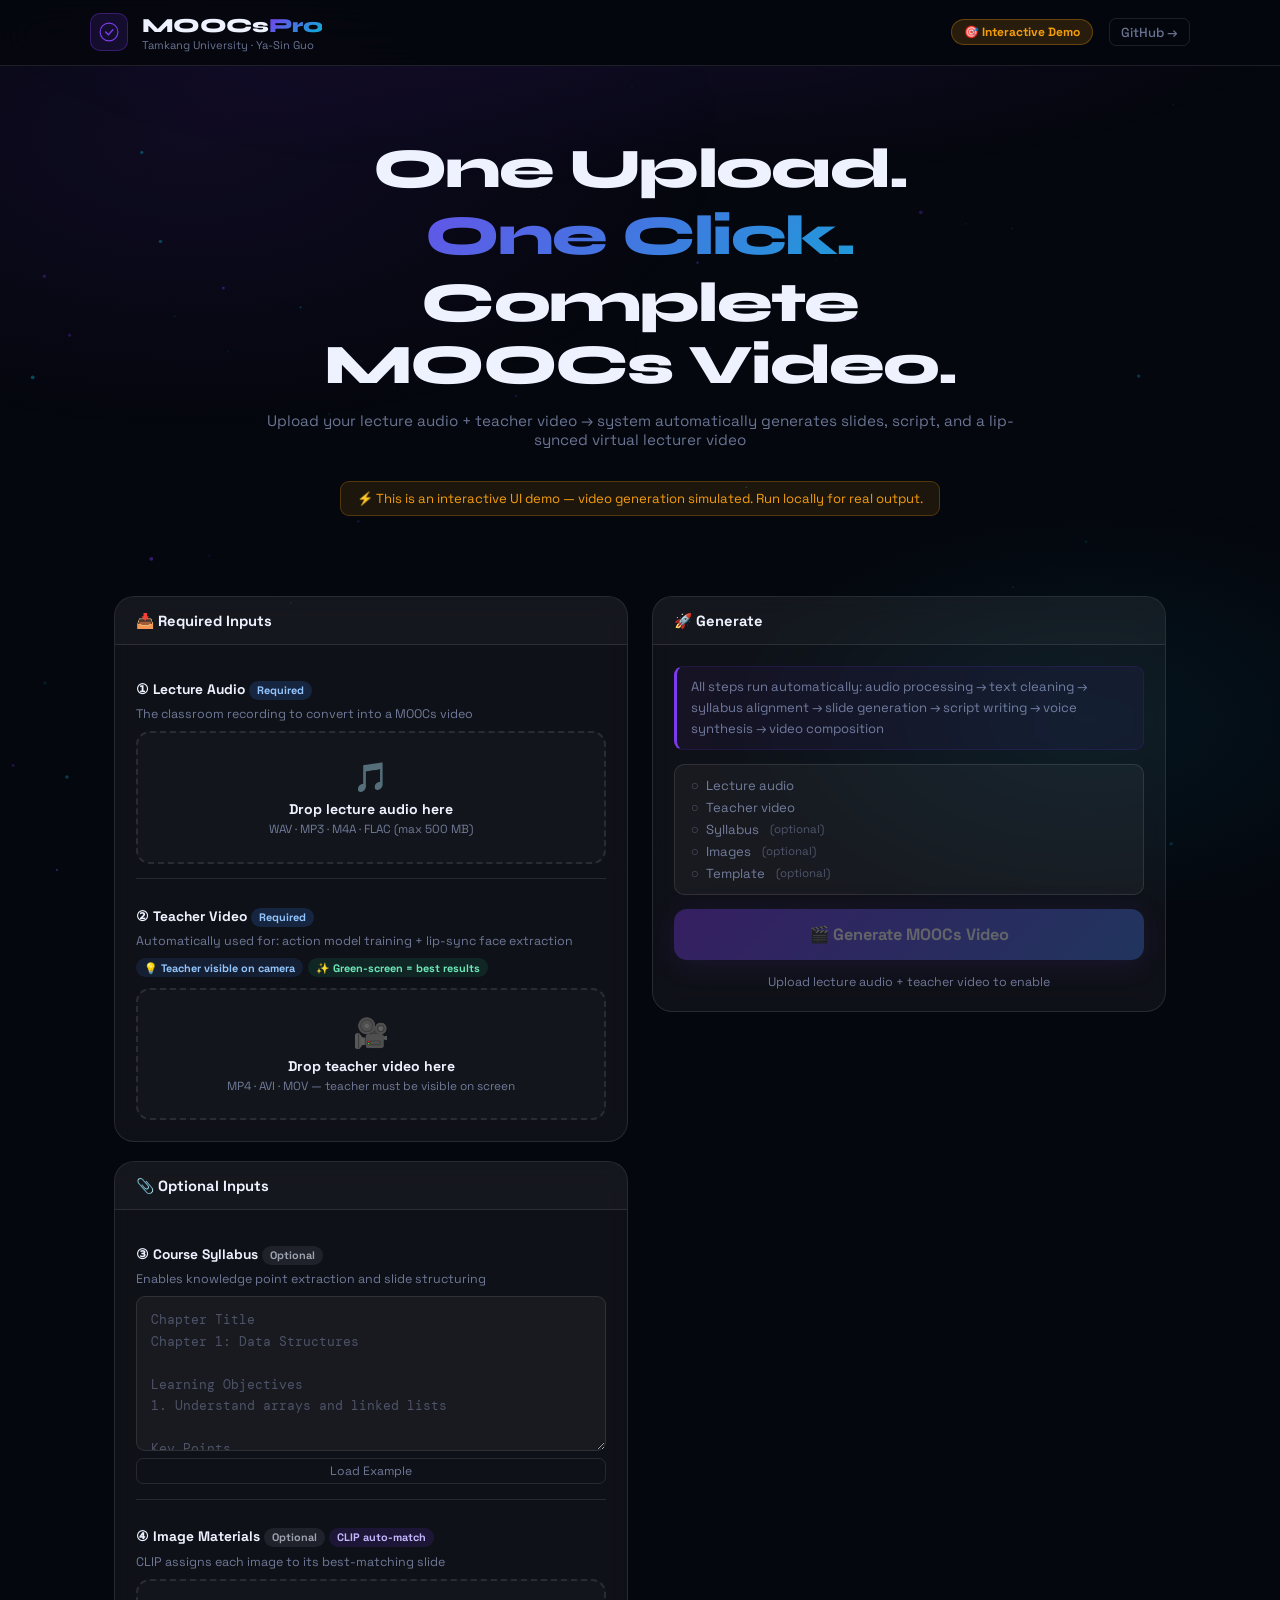
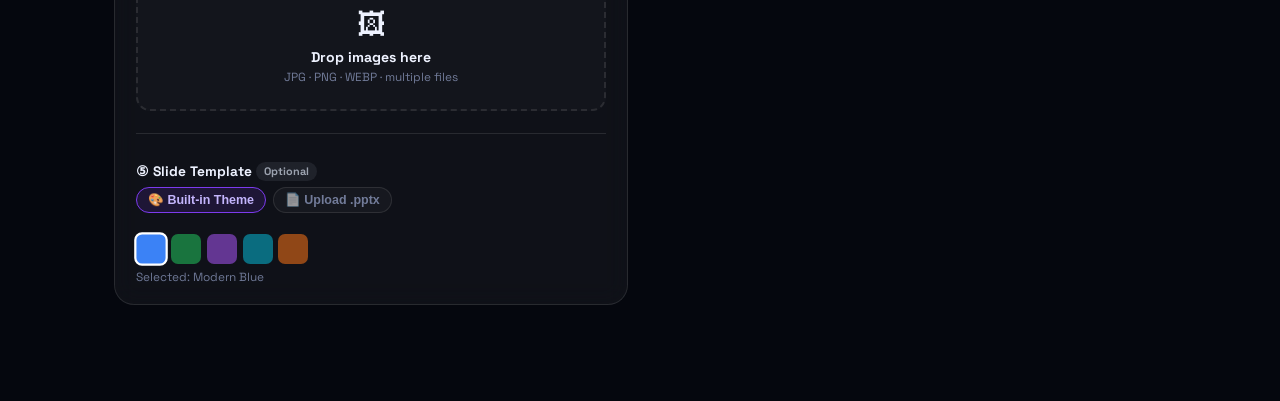
<file: docs/index.html>
<!DOCTYPE html>
<html lang="en">
<head>
<meta charset="UTF-8"/>
<meta name="viewport" content="width=device-width,initial-scale=1"/>
<title>MOOCs Auto-Generator — Demo</title>
<link href="https://fonts.googleapis.com/css2?family=Space+Grotesk:wght@400;500;600;700&family=Syne:wght@700;800;900&family=DM+Mono:wght@400;500&display=swap" rel="stylesheet"/>
<style>
/* ── Reset & tokens ─────────────────────────────────────── */
:root{
  --bg:#05070e;--sf:rgba(255,255,255,.045);--sf2:rgba(255,255,255,.08);
  --bd:rgba(255,255,255,.1);--bd2:rgba(255,255,255,.22);
  --tx:#eef2ff;--sub:rgba(190,205,255,.55);--muted:rgba(190,205,255,.32);
  --v:#7c3aed;--vl:rgba(124,58,237,.14);--va:rgba(124,58,237,.35);
  --c:#06b6d4;--g:#10b981;--gl:rgba(16,185,129,.12);
  --o:#f59e0b;--ol:rgba(245,158,11,.12);--r:#ef4444;
  --gv:linear-gradient(135deg,#7c3aed,#06b6d4);
  --gg:linear-gradient(135deg,#10b981,#06b6d4);
  --rad:14px;--radl:20px;--tr:.22s cubic-bezier(.4,0,.2,1);
}
*,*::before,*::after{box-sizing:border-box;margin:0;padding:0}
body{font-family:'Space Grotesk',sans-serif;background:var(--bg);color:var(--tx);min-height:100vh;overflow-x:hidden}
body::before{content:'';position:fixed;inset:0;z-index:0;pointer-events:none;
  background:radial-gradient(ellipse 70% 55% at 15% 15%,rgba(124,58,237,.09) 0%,transparent 60%),
             radial-gradient(ellipse 55% 45% at 85% 80%,rgba(6,182,212,.08) 0%,transparent 55%)}
canvas{position:fixed;inset:0;z-index:0;pointer-events:none}

/* ── Header ────────────────────────────────────────────── */
header{position:sticky;top:0;z-index:200;background:rgba(5,7,14,.9);backdrop-filter:blur(20px);border-bottom:1px solid var(--bd);padding:.8rem 2rem}
.hdr{max-width:1100px;margin:auto;display:flex;align-items:center;gap:1rem}
.brand{display:flex;align-items:center;gap:.85rem;flex:1}
.orb{width:38px;height:38px;background:var(--vl);border:1.5px solid var(--va);border-radius:10px;display:flex;align-items:center;justify-content:center;animation:orbB 4s ease infinite;flex-shrink:0}
.orb svg{width:20px;height:20px}
@keyframes orbB{0%,100%{box-shadow:0 0 0 0 rgba(124,58,237,.45)}50%{box-shadow:0 0 0 8px rgba(124,58,237,0)}}
.bn{font-family:'Syne',sans-serif;font-size:1.25rem;font-weight:800;letter-spacing:-.02em}
.neon{background:var(--gv);-webkit-background-clip:text;-webkit-text-fill-color:transparent;background-clip:text}
.bs{font-size:.7rem;color:var(--sub)}
.demo-badge{font-size:.75rem;font-weight:700;padding:.25rem .75rem;border-radius:100px;background:rgba(245,158,11,.15);border:1px solid rgba(245,158,11,.3);color:var(--o)}
.gh-link{color:var(--sub);text-decoration:none;font-size:.82rem;font-weight:500;padding:.28rem .72rem;border-radius:7px;border:1px solid var(--bd);transition:var(--tr)}
.gh-link:hover{color:var(--tx);background:var(--sf2)}

/* ── Hero ───────────────────────────────────────────────── */
.hero{position:relative;z-index:1;padding:4.5rem 2rem 3rem;text-align:center;
  background:radial-gradient(ellipse 80% 50% at 50% -10%,rgba(124,58,237,.10) 0%,transparent 65%)}
.hero-c{max-width:800px;margin:auto}
.ht{font-family:'Syne',sans-serif;font-size:clamp(2rem,4.5vw,3.5rem);font-weight:900;line-height:1.1;letter-spacing:-.03em;display:flex;flex-direction:column;gap:.1em;margin-bottom:1rem}
.h2{background:var(--gv);-webkit-background-clip:text;-webkit-text-fill-color:transparent;background-clip:text}
.hs{font-size:.95rem;color:var(--sub);margin-bottom:2rem}
.notice{display:inline-flex;align-items:center;gap:.5rem;background:rgba(245,158,11,.1);border:1px solid rgba(245,158,11,.25);border-radius:9px;padding:.5rem 1rem;font-size:.82rem;color:var(--o);margin-bottom:2rem}

/* ── Input + Output layout ──────────────────────────────── */
.main{position:relative;z-index:1;max-width:1100px;margin:0 auto;padding:0 1.5rem 6rem;display:grid;grid-template-columns:1fr 1fr;gap:1.5rem;align-items:start}
@media(max-width:800px){.main{grid-template-columns:1fr}}

/* ── Cards ──────────────────────────────────────────────── */
.card{background:var(--sf);border:1px solid var(--bd);border-radius:var(--radl);overflow:hidden;backdrop-filter:blur(12px);transition:border-color var(--tr);opacity:0;transform:translateY(14px)}
.card.vis{opacity:1;transform:none;transition:opacity .5s ease,transform .5s ease,border-color var(--tr)}
.card:hover{border-color:var(--bd2)}
.ch{display:flex;align-items:center;gap:.7rem;padding:.9rem 1.3rem;border-bottom:1px solid var(--bd);font-weight:700;font-size:.92rem;background:rgba(255,255,255,.022)}
.cb{padding:1.3rem;display:flex;flex-direction:column;gap:.85rem}

/* ── Upload zones ───────────────────────────────────────── */
.uz{border:2px dashed var(--bd);border-radius:var(--rad);padding:1.6rem;text-align:center;cursor:pointer;transition:var(--tr);background:rgba(255,255,255,.02);position:relative}
.uz:hover,.uz.over{border-color:var(--v);background:var(--vl)}
.uz.filled{border-color:rgba(16,185,129,.5);background:rgba(16,185,129,.05)}
.uz input{position:absolute;inset:0;opacity:0;cursor:pointer;width:100%;height:100%}
.ui{font-size:1.8rem;display:block;margin-bottom:.35rem;transition:transform var(--tr)}
.uz:hover .ui{transform:scale(1.12) translateY(-2px)}
.ut{font-size:.88rem;font-weight:700}
.us{font-size:.74rem;color:var(--sub);margin-top:.18rem}
.fi-bar{background:var(--gl);border:1px solid rgba(16,185,129,.3);border-radius:8px;padding:.45rem .85rem;font-size:.8rem;color:var(--g);font-weight:600;display:flex;align-items:center;gap:.4rem;animation:fadeUp .3s ease}
.fi-bar::before{content:'✓'}
@keyframes fadeUp{from{opacity:0;transform:translateY(5px)}to{opacity:1;transform:none}}

/* ── Input blocks ───────────────────────────────────────── */
.ib{display:flex;flex-direction:column;gap:.45rem;padding:.9rem 0;border-bottom:1px solid var(--bd)}
.ib:last-child{border-bottom:none;padding-bottom:0}
.ibl{font-size:.86rem;font-weight:700}
.ibd{font-size:.78rem;color:var(--sub);line-height:1.5}
.badges{display:flex;gap:.35rem;flex-wrap:wrap}
.bq{font-size:.68rem;font-weight:700;padding:.15rem .5rem;border-radius:100px}
.bq.req{background:rgba(59,130,246,.18);color:#93c5fd}
.bq.opt{background:rgba(107,114,128,.18);color:#9ca3af}
.bq.ai{background:var(--vl);color:#c4b5fd}

/* ── Template toggle ────────────────────────────────────── */
.tg-row{display:flex;gap:.4rem}
.tg-pill{font-size:.78rem;font-weight:600;padding:.28rem .7rem;border-radius:100px;border:1.5px solid var(--bd);cursor:pointer;transition:var(--tr);color:var(--sub);background:rgba(255,255,255,.03)}
.tg-pill.act{border-color:var(--v);background:var(--vl);color:#c4b5fd}
.theme-row{display:flex;gap:.35rem;flex-wrap:wrap;margin-top:.35rem}
.ts{width:30px;height:30px;border-radius:7px;cursor:pointer;border:2px solid transparent;transition:var(--tr);opacity:.55;flex-shrink:0}
.ts.act{border-color:#fff;opacity:1;transform:scale(1.12)}
textarea{background:rgba(255,255,255,.04);border:1px solid var(--bd);border-radius:9px;color:var(--tx);font-family:'DM Mono',monospace;font-size:.79rem;line-height:1.7;padding:.75rem .9rem;width:100%;resize:vertical;transition:border-color var(--tr)}
textarea:focus{outline:none;border-color:var(--v);box-shadow:0 0 0 3px var(--vl)}
textarea::placeholder{color:var(--muted)}

/* ── Thumbnail grid ─────────────────────────────────────── */
.tg{display:flex;flex-wrap:wrap;gap:.45rem;min-height:0}
.tw{position:relative;width:68px;height:68px;animation:fadeUp .3s ease}
.tw img{width:68px;height:68px;object-fit:cover;border-radius:8px;border:1.5px solid var(--bd)}
.tw button{position:absolute;top:-5px;right:-5px;width:18px;height:18px;background:var(--r);color:#fff;border:none;border-radius:50%;font-size:.62rem;cursor:pointer;display:flex;align-items:center;justify-content:center;font-weight:700;opacity:0;transition:opacity var(--tr)}
.tw:hover button{opacity:1}

/* ── Checklist ──────────────────────────────────────────── */
.checks{display:flex;flex-direction:column;gap:.3rem;background:rgba(255,255,255,.04);border:1px solid var(--bd);border-radius:10px;padding:.8rem 1rem}
.ci{display:flex;align-items:center;gap:.45rem;font-size:.82rem;color:var(--sub);transition:color var(--tr)}
.ck{font-size:.85rem;color:var(--muted);transition:color var(--tr)}
.ci.done{color:var(--tx)}.ci.done .ck{color:var(--g)}
.ci em{font-style:normal;font-size:.72rem;opacity:.6;margin-left:.2rem}

/* ── Generate button ────────────────────────────────────── */
.btn-gen{position:relative;display:flex;align-items:center;justify-content:center;gap:.5rem;width:100%;padding:.95rem;border-radius:13px;font-family:'Space Grotesk',sans-serif;font-size:1.02rem;font-weight:700;border:none;cursor:pointer;background:var(--gv);color:#fff;box-shadow:0 4px 30px rgba(124,58,237,.35);transition:transform var(--tr),box-shadow var(--tr);background-size:200% 200%;animation:gradSh 4s ease infinite;overflow:hidden}
.btn-gen:disabled{opacity:.35;cursor:not-allowed;animation:none}
.btn-gen:not(:disabled):hover{transform:translateY(-2px);box-shadow:0 8px 40px rgba(124,58,237,.5)}
@keyframes gradSh{0%,100%{background-position:0% 50%}50%{background-position:100% 50%}}
.btn-gen .glow{position:absolute;inset:0;background:radial-gradient(ellipse at 50% 110%,rgba(255,255,255,.25),transparent 65%);opacity:0;transition:opacity var(--tr)}
.btn-gen:not(:disabled):hover .glow{opacity:1}
.gen-note{font-size:.78rem;color:var(--sub);text-align:center}

/* ── Progress ───────────────────────────────────────────── */
.prog-panel{display:none}
.flow-mini{display:flex;align-items:center;gap:.3rem;flex-wrap:wrap;margin-bottom:.7rem}
.fm{padding:.22rem .6rem;border-radius:100px;font-size:.71rem;font-weight:600;background:rgba(255,255,255,.06);color:var(--sub);border:1px solid var(--bd);transition:var(--tr);white-space:nowrap}
.fm.run{background:var(--ol);border-color:var(--o);color:var(--o);animation:blink 1s infinite}
.fm.ok{background:var(--gl);border-color:var(--g);color:var(--g)}
.fa{color:var(--muted);font-size:.75rem}
@keyframes blink{50%{opacity:.55}}
.pb-w{display:flex;align-items:center;gap:.65rem}
.pb-t{flex:1;height:8px;background:rgba(255,255,255,.08);border-radius:100px;overflow:hidden}
.pb-f{height:100%;background:var(--gv);border-radius:100px;transition:width .4s ease;width:0;position:relative;overflow:hidden}
.pb-f::after{content:'';position:absolute;top:0;left:-80%;width:80%;height:100%;background:linear-gradient(90deg,transparent,rgba(255,255,255,.4),transparent);animation:shine 1.5s linear infinite}
@keyframes shine{to{left:160%}}
.pb-pct{font-family:'DM Mono',monospace;font-weight:700;color:var(--v);font-size:.88rem;min-width:3rem}
.pb-msg{font-size:.82rem;color:var(--sub);margin-top:.3rem;min-height:1.3em}
.log{max-height:110px;overflow-y:auto;background:rgba(255,255,255,.03);border:1px solid var(--bd);border-radius:8px;padding:.65rem .85rem;font-family:'DM Mono',monospace;font-size:.7rem;color:var(--sub);margin-top:.4rem}
.ll.ok{color:var(--g)}.ll.run{color:var(--o)}

/* ── Output ─────────────────────────────────────────────── */
.output-panel{display:none}
.banner{display:flex;align-items:center;gap:.9rem;background:linear-gradient(135deg,rgba(16,185,129,.12),rgba(6,182,212,.07));border:1px solid rgba(16,185,129,.25);border-radius:11px;padding:.9rem 1.15rem}
.banner-e{font-size:1.8rem}
.bt{font-weight:700;color:var(--g);font-size:.95rem}
.bs2{font-size:.78rem;color:var(--sub);margin-top:.1rem}
video{width:100%;border-radius:10px;background:#000;max-height:360px;border:1px solid var(--bd)}
.dl-btn{display:flex;align-items:center;justify-content:space-between;background:rgba(255,255,255,.04);border:1px solid var(--bd);border-radius:9px;padding:.6rem .95rem;font-size:.84rem;font-weight:600}
.dl-a{background:var(--gg);color:#fff;padding:.3rem .85rem;border-radius:7px;text-decoration:none;font-size:.79rem;font-weight:700;transition:var(--tr)}
.dl-a:hover{filter:brightness(1.12)}

/* ── Toasts ─────────────────────────────────────────────── */
#toasts{position:fixed;bottom:1.5rem;right:1.5rem;z-index:9999;display:flex;flex-direction:column;gap:.4rem}
.toast{background:rgba(12,14,26,.97);border:1px solid var(--bd);border-radius:10px;padding:.7rem 1rem;font-size:.82rem;font-weight:600;display:flex;align-items:center;gap:.4rem;animation:tIn .25s ease;max-width:300px;backdrop-filter:blur(16px)}
.toast-ok{border-left:3px solid var(--g)}.toast-err{border-left:3px solid var(--r)}.toast-info{border-left:3px solid var(--v)}
@keyframes tIn{from{transform:translateX(110%);opacity:0}to{transform:none;opacity:1}}

/* ── Scrollbar ──────────────────────────────────────────── */
::-webkit-scrollbar{width:4px}::-webkit-scrollbar-track{background:transparent}
::-webkit-scrollbar-thumb{background:rgba(255,255,255,.12);border-radius:2px}
</style>
</head>
<body>

<canvas id="bg"></canvas>

<header>
  <div class="hdr">
    <div class="brand">
      <div class="orb">
        <svg viewBox="0 0 36 36" fill="none">
          <circle cx="18" cy="18" r="16" stroke="url(#g0)" stroke-width="2"/>
          <path d="M12 18l5 5 8-9" stroke="url(#g0)" stroke-width="2.5" stroke-linecap="round"/>
          <defs><linearGradient id="g0" x1="0" y1="0" x2="36" y2="36"><stop stop-color="#7c3aed"/><stop offset="1" stop-color="#06b6d4"/></linearGradient></defs>
        </svg>
      </div>
      <div><div class="bn">MOOCs<span class="neon">Pro</span></div><div class="bs">Tamkang University · Ya-Sin Guo</div></div>
    </div>
    <span class="demo-badge">🎯 Interactive Demo</span>
    <a href="https://github.com/yasin0512/Automoocs" class="gh-link" target="_blank">GitHub →</a>
  </div>
</header>

<section class="hero">
  <div class="hero-c">
    <div class="ht">
      <span>One Upload.</span>
      <span class="h2">One Click.</span>
      <span>Complete MOOCs Video.</span>
    </div>
    <p class="hs">Upload your lecture audio + teacher video → system automatically generates slides, script, and a lip-synced virtual lecturer video</p>
    <div class="notice">
      ⚡ This is an interactive UI demo — video generation simulated. Run locally for real output.
    </div>
  </div>
</section>

<div class="main">

<!-- LEFT: Inputs -->
<div>

  <!-- Required inputs -->
  <div class="card" id="c1">
    <div class="ch">📥 Required Inputs</div>
    <div class="cb">

      <div class="ib">
        <div class="ibl">① Lecture Audio <span class="bq req">Required</span></div>
        <div class="ibd">The classroom recording to convert into a MOOCs video</div>
        <div class="uz" id="audioDz" onclick="document.getElementById('audioIn').click()" ondragover="event.preventDefault();this.classList.add('over')" ondrop="dropHandler(event,'audio')" ondragexit="this.classList.remove('over')">
          <input type="file" id="audioIn" accept=".wav,.mp3,.m4a,.flac" style="opacity:0;position:absolute;inset:0;cursor:pointer" onchange="handleFile(this,'audio')"/>
          <span class="ui">🎵</span>
          <div class="ut" id="audio-t">Drop lecture audio here</div>
          <div class="us">WAV · MP3 · M4A · FLAC (max 500 MB)</div>
        </div>
        <div class="fi-bar" id="audio-fi" style="display:none"></div>
      </div>

      <div class="ib">
        <div class="ibl">② Teacher Video <span class="bq req">Required</span></div>
        <div class="ibd">Automatically used for: action model training + lip-sync face extraction</div>
        <div class="badges" style="margin-bottom:.2rem">
          <span class="bq" style="background:rgba(59,130,246,.12);color:#93c5fd">💡 Teacher visible on camera</span>
          <span class="bq" style="background:var(--gl);color:#6ee7b7">✨ Green-screen = best results</span>
        </div>
        <div class="uz" id="teacherDz" onclick="document.getElementById('teacherIn').click()" ondragover="event.preventDefault();this.classList.add('over')" ondrop="dropHandler(event,'teacher')" ondragexit="this.classList.remove('over')">
          <input type="file" id="teacherIn" accept=".mp4,.avi,.mov,.mkv" style="opacity:0;position:absolute;inset:0;cursor:pointer" onchange="handleFile(this,'teacher')"/>
          <span class="ui">🎥</span>
          <div class="ut" id="teacher-t">Drop teacher video here</div>
          <div class="us">MP4 · AVI · MOV — teacher must be visible on screen</div>
        </div>
        <div class="fi-bar" id="teacher-fi" style="display:none"></div>
      </div>

    </div>
  </div>

  <!-- Optional inputs -->
  <div class="card" id="c2" style="margin-top:1.2rem">
    <div class="ch">📎 Optional Inputs</div>
    <div class="cb">

      <div class="ib">
        <div class="ibl">③ Course Syllabus <span class="bq opt">Optional</span></div>
        <div class="ibd">Enables knowledge point extraction and slide structuring</div>
        <textarea id="syllabus" rows="6" placeholder="Chapter Title&#10;Chapter 1: Data Structures&#10;&#10;Learning Objectives&#10;1. Understand arrays and linked lists&#10;&#10;Key Points&#10;Sorting algorithms&#10;Time complexity: O(n), O(log n)"></textarea>
        <button onclick="loadEx()" style="font-size:.76rem;background:transparent;border:1px solid var(--bd);color:var(--sub);padding:.25rem .65rem;border-radius:7px;cursor:pointer;font-family:inherit;transition:var(--tr)" onmouseover="this.style.color='var(--tx)'" onmouseout="this.style.color='var(--sub)'">Load Example</button>
      </div>

      <div class="ib">
        <div class="ibl">④ Image Materials <span class="bq opt">Optional</span> <span class="bq ai">CLIP auto-match</span></div>
        <div class="ibd">CLIP assigns each image to its best-matching slide</div>
        <div class="uz" id="imgDz" onclick="document.getElementById('imgIn').click()" ondragover="event.preventDefault();this.classList.add('over')" ondrop="dropHandler(event,'img')" ondragexit="this.classList.remove('over')">
          <input type="file" id="imgIn" accept=".jpg,.jpeg,.png,.webp" multiple style="opacity:0;position:absolute;inset:0;cursor:pointer" onchange="handleImgs(this)"/>
          <span class="ui">🖼</span>
          <div class="ut" id="img-t">Drop images here</div>
          <div class="us">JPG · PNG · WEBP · multiple files</div>
        </div>
        <div class="tg" id="imgGrid"></div>
      </div>

      <div class="ib">
        <div class="ibl">⑤ Slide Template <span class="bq opt">Optional</span></div>
        <div class="tg-row" style="margin-bottom:.5rem">
          <button class="tg-pill act" id="pill-builtin" onclick="setTplMode('builtin')">🎨 Built-in Theme</button>
          <button class="tg-pill" id="pill-upload" onclick="setTplMode('upload')">📄 Upload .pptx</button>
        </div>
        <!-- Built-in themes -->
        <div id="themeSection">
          <div class="theme-row">
            <div class="ts act" data-t="Modern Blue"   style="background:#3b82f6" onclick="selT(this)" title="Modern Blue"></div>
            <div class="ts"    data-t="Academic Green" style="background:#22c55e" onclick="selT(this)" title="Academic Green"></div>
            <div class="ts"    data-t="Elegant Purple" style="background:#a855f7" onclick="selT(this)" title="Elegant Purple"></div>
            <div class="ts"    data-t="Tech Gray"       style="background:#06b6d4" onclick="selT(this)" title="Tech Gray"></div>
            <div class="ts"    data-t="Warm Orange"     style="background:#f97316" onclick="selT(this)" title="Warm Orange"></div>
          </div>
          <div style="font-size:.74rem;color:var(--sub);margin-top:.3rem" id="themeLabel">Selected: Modern Blue</div>
        </div>
        <!-- Upload template -->
        <div id="uploadSection" style="display:none">
          <div class="uz" style="padding:1.1rem" onclick="document.getElementById('tplIn').click()" ondragover="event.preventDefault();this.classList.add('over')" ondrop="dropHandler(event,'template')" ondragexit="this.classList.remove('over')">
            <input type="file" id="tplIn" accept=".pptx" style="opacity:0;position:absolute;inset:0;cursor:pointer" onchange="handleFile(this,'template')"/>
            <span class="ui" style="font-size:1.4rem">📄</span>
            <div class="ut" id="tpl-t">Drop your .pptx template</div>
          </div>
          <div class="fi-bar" id="tpl-fi" style="display:none"></div>
        </div>
      </div>

    </div>
  </div>

</div><!-- /left -->

<!-- RIGHT: Generate + Progress + Output -->
<div>

  <!-- Checklist + Generate -->
  <div class="card" id="c3">
    <div class="ch">🚀 Generate</div>
    <div class="cb">
      <div style="font-size:.82rem;color:var(--sub);padding:.6rem .9rem;background:rgba(124,58,237,.06);border:1px solid rgba(124,58,237,.15);border-radius:9px;border-left:3px solid var(--v);line-height:1.6">
        All steps run automatically: audio processing → text cleaning → syllabus alignment → slide generation → script writing → voice synthesis → video composition
      </div>

      <div class="checks" id="checklist">
        <div class="ci" id="ci-a"><span class="ck">○</span> Lecture audio</div>
        <div class="ci" id="ci-t"><span class="ck">○</span> Teacher video</div>
        <div class="ci" id="ci-s"><span class="ck">○</span> Syllabus <em>(optional)</em></div>
        <div class="ci" id="ci-i"><span class="ck">○</span> Images <em>(optional)</em></div>
        <div class="ci" id="ci-p"><span class="ck">○</span> Template <em>(optional)</em></div>
      </div>

      <button class="btn-gen" id="btnGen" onclick="simulate()" disabled>
        <span>🎬 Generate MOOCs Video</span>
        <div class="glow"></div>
      </button>
      <div class="gen-note" id="genNote">Upload lecture audio + teacher video to enable</div>
    </div>
  </div>

  <!-- Progress -->
  <div class="card prog-panel" id="progCard" style="margin-top:1.2rem">
    <div class="ch">⏳ Processing…</div>
    <div class="cb">
      <div class="flow-mini">
        <div class="fm" id="fm-a">🎙 Audio</div><div class="fa">›</div>
        <div class="fm" id="fm-c">✏ Clean</div><div class="fa">›</div>
        <div class="fm" id="fm-al">📋 Align</div><div class="fa">›</div>
        <div class="fm" id="fm-p">🖼 Slides</div><div class="fa">›</div>
        <div class="fm" id="fm-s">📝 Script</div><div class="fa">›</div>
        <div class="fm" id="fm-v">🎬 Video</div>
      </div>
      <div class="pb-w"><div class="pb-t"><div class="pb-f" id="pbf"></div></div><span class="pb-pct" id="pbn">0%</span></div>
      <div class="pb-msg" id="pbm"></div>
      <div class="log" id="plog"></div>
    </div>
  </div>

  <!-- Output -->
  <div class="card output-panel" id="outCard" style="margin-top:1.2rem">
    <div class="ch">🎉 Your MOOCs Video is Ready!</div>
    <div class="cb">
      <div class="banner">
        <span class="banner-e">🎓</span>
        <div><div class="bt">Teaching Video Generated</div><div class="bs2">Slides · Script · Virtual Lecturer · Lip Sync</div></div>
      </div>
      <div style="position:relative;padding-bottom:56.25%;height:0;overflow:hidden;border-radius:10px;border:1px solid var(--bd)">
        <iframe
          src="https://drive.google.com/file/d/1OkJunh1fy5q2OOmzwKou27U7jr0peAfK/preview"
          style="position:absolute;top:0;left:0;width:100%;height:100%;border:none"
          allow="autoplay"
          allowfullscreen>
        </iframe>
      </div>
      <div class="dl-btn">
        <span>🎬 Complete MOOCs Video</span>
        <a href="#" class="dl-a" id="dlLink" download>⬇ Download</a>
      </div>
      <div style="font-size:.78rem;color:var(--sub);text-align:center;margin-top:.3rem">
        ℹ️ Demo mode — run locally with <code style="font-family:'DM Mono';background:rgba(255,255,255,.08);padding:.1rem .35rem;border-radius:4px">python start.py</code> for real video output
      </div>
    </div>
  </div>

</div><!-- /right -->
</div><!-- /main -->

<div id="toasts"></div>

<script>
// ── Particle canvas ──────────────────────────────────────────
(function(){
  const cv = document.getElementById('bg'), ctx = cv.getContext('2d');
  let W, H, pts = [];
  function resize(){ W = cv.width = window.innerWidth; H = cv.height = window.innerHeight; }
  class P { constructor(){ this.reset(); } reset(){ this.x=Math.random()*W; this.y=Math.random()*H; this.vx=(Math.random()-.5)*.4; this.vy=(Math.random()-.5)*.4; this.r=Math.random()*1.4+.5; this.a=Math.random()*.35+.07; this.c=Math.random()>.5?'124,58,237':'6,182,212'; } tick(){ this.x+=this.vx; this.y+=this.vy; if(this.x<0||this.x>W||this.y<0||this.y>H) this.reset(); } draw(){ ctx.beginPath(); ctx.arc(this.x,this.y,this.r,0,Math.PI*2); ctx.fillStyle=`rgba(${this.c},${this.a})`; ctx.fill(); } }
  function frame(){ ctx.clearRect(0,0,W,H); for(let i=0;i<pts.length;i++) for(let j=i+1;j<pts.length;j++){const dx=pts[i].x-pts[j].x,dy=pts[i].y-pts[j].y,d=Math.sqrt(dx*dx+dy*dy);if(d<130){ctx.beginPath();ctx.moveTo(pts[i].x,pts[i].y);ctx.lineTo(pts[j].x,pts[j].y);ctx.strokeStyle=`rgba(124,58,237,${.07*(1-d/130)})`;ctx.lineWidth=.5;ctx.stroke();}} pts.forEach(p=>{p.tick();p.draw();}); requestAnimationFrame(frame); }
  window.addEventListener('resize',resize,{passive:true}); resize(); pts=Array.from({length:70},()=>new P()); frame();
})();

// ── Card reveal ───────────────────────────────────────────────
const obs = new IntersectionObserver(es=>es.forEach(e=>{if(e.isIntersecting){e.target.classList.add('vis');obs.unobserve(e.target);}}),{threshold:.06});
document.querySelectorAll('.card').forEach((c,i)=>{c.style.transitionDelay=`${i*.05}s`;obs.observe(c);});

// ── State ─────────────────────────────────────────────────────
const S = { audio: null, teacher: null, imgs: [], template: null };

// ── File handlers ─────────────────────────────────────────────
function handleFile(inp, type) {
  const f = inp.files?.[0]; if (!f) return;
  if (type === 'audio') {
    S.audio = f;
    document.getElementById('audio-t').textContent = f.name;
    document.getElementById('audioDz').classList.add('filled');
    const fi = document.getElementById('audio-fi'); fi.style.display=''; fi.textContent = `${f.name} · ${(f.size/1e6).toFixed(1)} MB`;
    toast(`Audio: ${f.name}`, 'info');
  } else if (type === 'teacher') {
    S.teacher = f;
    document.getElementById('teacher-t').textContent = f.name;
    document.getElementById('teacherDz').classList.add('filled');
    const fi = document.getElementById('teacher-fi'); fi.style.display=''; fi.textContent = `${f.name} · ${(f.size/1e9).toFixed(2)} GB`;
    toast(`Teacher video: ${f.name}`, 'info');
  } else if (type === 'template') {
    if (!f.name.endsWith('.pptx')) { toast('Only .pptx files accepted', 'err'); return; }
    S.template = f;
    document.getElementById('tpl-t').textContent = f.name;
    document.getElementById('templateDz')?.classList.add('filled');
    const fi = document.getElementById('tpl-fi'); if(fi){fi.style.display=''; fi.textContent = `${f.name} · ${(f.size/1e3).toFixed(0)} KB`;}
    toast(`Template: ${f.name}`, 'info');
  }
  updateChecklist();
}
function handleImgs(inp) {
  [...(inp.files||[])].forEach(f => {
    if (!['.jpg','.jpeg','.png','.webp'].includes(f.name.slice(f.name.lastIndexOf('.')).toLowerCase())) return;
    S.imgs.push(f); renderThumbs();
  });
  updateChecklist();
}
function dropHandler(e, type) {
  e.preventDefault(); e.target.closest('.uz')?.classList.remove('over');
  const files = [...(e.dataTransfer.files||[])];
  if (type === 'img') { files.forEach(f=>{ S.imgs.push(f); }); renderThumbs(); updateChecklist(); }
  else if (files[0]) { const inp = type==='audio'?document.getElementById('audioIn'):type==='teacher'?document.getElementById('teacherIn'):type==='template'?document.getElementById('tplIn'):null; if(inp){const dt=new DataTransfer(); dt.items.add(files[0]); inp.files=dt.files; handleFile(inp,type);} }
}
function renderThumbs() {
  const g = document.getElementById('imgGrid'); g.innerHTML = '';
  S.imgs.forEach((f,i) => {
    const url = URL.createObjectURL(f), w = document.createElement('div'); w.className='tw';
    w.innerHTML = `<img src="${url}" title="${f.name}"/><button onclick="S.imgs.splice(${i},1);renderThumbs();updateChecklist()">✕</button>`;
    g.appendChild(w);
  });
  const t = document.getElementById('img-t');
  if(t) t.textContent = S.imgs.length ? `${S.imgs.length} image(s) ready` : 'Drop images here';
  document.getElementById('imgDz').classList.toggle('filled', S.imgs.length > 0);
}

// ── Checklist ─────────────────────────────────────────────────
function updateChecklist() {
  const set = (id, done) => {
    const el = document.getElementById(id); if(!el) return;
    const ck = el.querySelector('.ck'); if(ck) ck.textContent = done ? '✓' : '○';
    el.classList.toggle('done', done);
  };
  set('ci-a', !!S.audio); set('ci-t', !!S.teacher);
  set('ci-s', document.getElementById('syllabus')?.value?.length > 10);
  set('ci-i', S.imgs.length > 0); set('ci-p', !!S.template);
  const ready = S.audio && S.teacher;
  const btn = document.getElementById('btnGen'); if(btn) btn.disabled = !ready;
  const note = document.getElementById('genNote');
  if(note) note.style.display = ready ? 'none' : '';
}
document.getElementById('syllabus')?.addEventListener('input', updateChecklist);

// ── Theme / Template ──────────────────────────────────────────
function selT(el) {
  document.querySelectorAll('.ts').forEach(s=>s.classList.remove('act'));
  el.classList.add('act');
  const lbl = document.getElementById('themeLabel');
  if(lbl) lbl.textContent = `Selected: ${el.dataset.t}`;
}
function setTplMode(mode) {
  document.getElementById('pill-builtin').classList.toggle('act', mode==='builtin');
  document.getElementById('pill-upload').classList.toggle('act', mode==='upload');
  document.getElementById('themeSection').style.display = mode==='builtin'?'':'none';
  document.getElementById('uploadSection').style.display = mode==='upload'?'':'none';
}
function loadEx() {
  document.getElementById('syllabus').value = `Chapter Title\nChapter 1: Data Structures\n\nLearning Objectives\n1. Understand arrays and linked lists\n2. Master sorting algorithms\n\nKey Points\nArray and Linked List\nSorting: Bubble Sort, Quick Sort\nComplexity: O(n), O(log n)`;
  updateChecklist(); toast('Example syllabus loaded', 'info');
}

// ── Simulated pipeline ────────────────────────────────────────
const STEPS = [
  {id:'fm-a', pct:5,  msg:'[Audio] Loading audio file…'},
  {id:'fm-a', pct:15, msg:'[Audio] noisereduce: background noise suppression…'},
  {id:'fm-a', pct:25, msg:'[Audio] Silero-VAD: removing silence segments…'},
  {id:'fm-a', pct:35, msg:'[Audio] Whisper: speech-to-text transcription…'},
  {id:'fm-c', pct:42, msg:'[Clean] Ollama LLaMA3: removing filler words…'},
  {id:'fm-c', pct:50, msg:'[Clean] Fixing punctuation and sentence breaks…'},
  {id:'fm-al',pct:58, msg:'[Align] Sentence-BERT: encoding transcript…'},
  {id:'fm-al',pct:64, msg:'[Align] Knowledge point semantic alignment…'},
  {id:'fm-p', pct:70, msg:'[Slides] CLIP: matching images to slides…'},
  {id:'fm-p', pct:76, msg:'[Slides] python-pptx: assembling presentation…'},
  {id:'fm-s', pct:82, msg:'[Script] LLM: generating lecture opening…'},
  {id:'fm-s', pct:87, msg:'[Script] Generating teaching body scripts…'},
  {id:'fm-v', pct:91, msg:'[Video] F5-TTS: voice synthesis…'},
  {id:'fm-v', pct:95, msg:'[Video] wav2lip: lip synchronization…'},
  {id:'fm-v', pct:98, msg:'[Video] FFmpeg: compositing final video…'},
  {id:'fm-v', pct:100,msg:'🎬 MOOCs video generation complete!'},
];

async function simulate() {
  document.getElementById('progCard').style.display='';
  document.getElementById('outCard').style.display='none';
  document.getElementById('btnGen').disabled = true;
  // reset flow steps
  ['fm-a','fm-c','fm-al','fm-p','fm-s','fm-v'].forEach(id=>{const el=document.getElementById(id);if(el)el.className='fm';});
  const log = document.getElementById('plog'); log.innerHTML = '';

  for (const step of STEPS) {
    // update progress
    document.getElementById('pbf').style.width = `${step.pct}%`;
    document.getElementById('pbn').textContent = `${step.pct}%`;
    document.getElementById('pbm').textContent = step.msg;
    // update flow mini
    document.querySelectorAll('.fm').forEach(el=>{ if(el.classList.contains('run')) el.className='fm ok'; });
    const fm = document.getElementById(step.id);
    if(fm) { fm.className = ''; fm.classList.add('fm','run'); }
    // log
    const ll = document.createElement('div'); ll.className='ll run';
    ll.textContent = `[${step.pct}%] ${step.msg}`; log.appendChild(ll); log.scrollTop=log.scrollHeight;
    if(step.pct===100) ll.className='ll ok';
    await new Promise(r => setTimeout(r, 680));
  }

  // Mark all done
  document.querySelectorAll('.fm.run').forEach(el=>{ el.className='fm ok'; });

  // Show output
  document.getElementById('outCard').style.display = '';
  document.getElementById('btnGen').disabled = false;

  // Point to demo video if available, else show placeholder message
  const vid = document.getElementById('demoVid');
  // In a real GitHub Pages deploy, you can add a sample video here:
  // vid.querySelector('source').src = 'sample_output.mp4'; vid.load();

  document.getElementById('outCard').scrollIntoView({behavior:'smooth',block:'center'});
  toast('🎉 Video generation complete!', 'ok');
}

// ── Toast ──────────────────────────────────────────────────────
function toast(msg, type='info') {
  const tc = document.getElementById('toasts');
  const el = document.createElement('div');
  el.className = `toast toast-${type}`;
  el.innerHTML = `<span>${{ok:'✅',err:'❌',info:'ℹ️'}[type]||'•'}</span><span>${msg}</span>`;
  tc.appendChild(el); setTimeout(()=>el.remove(), 4500);
}
</script>
</body>
</html>
</file>
